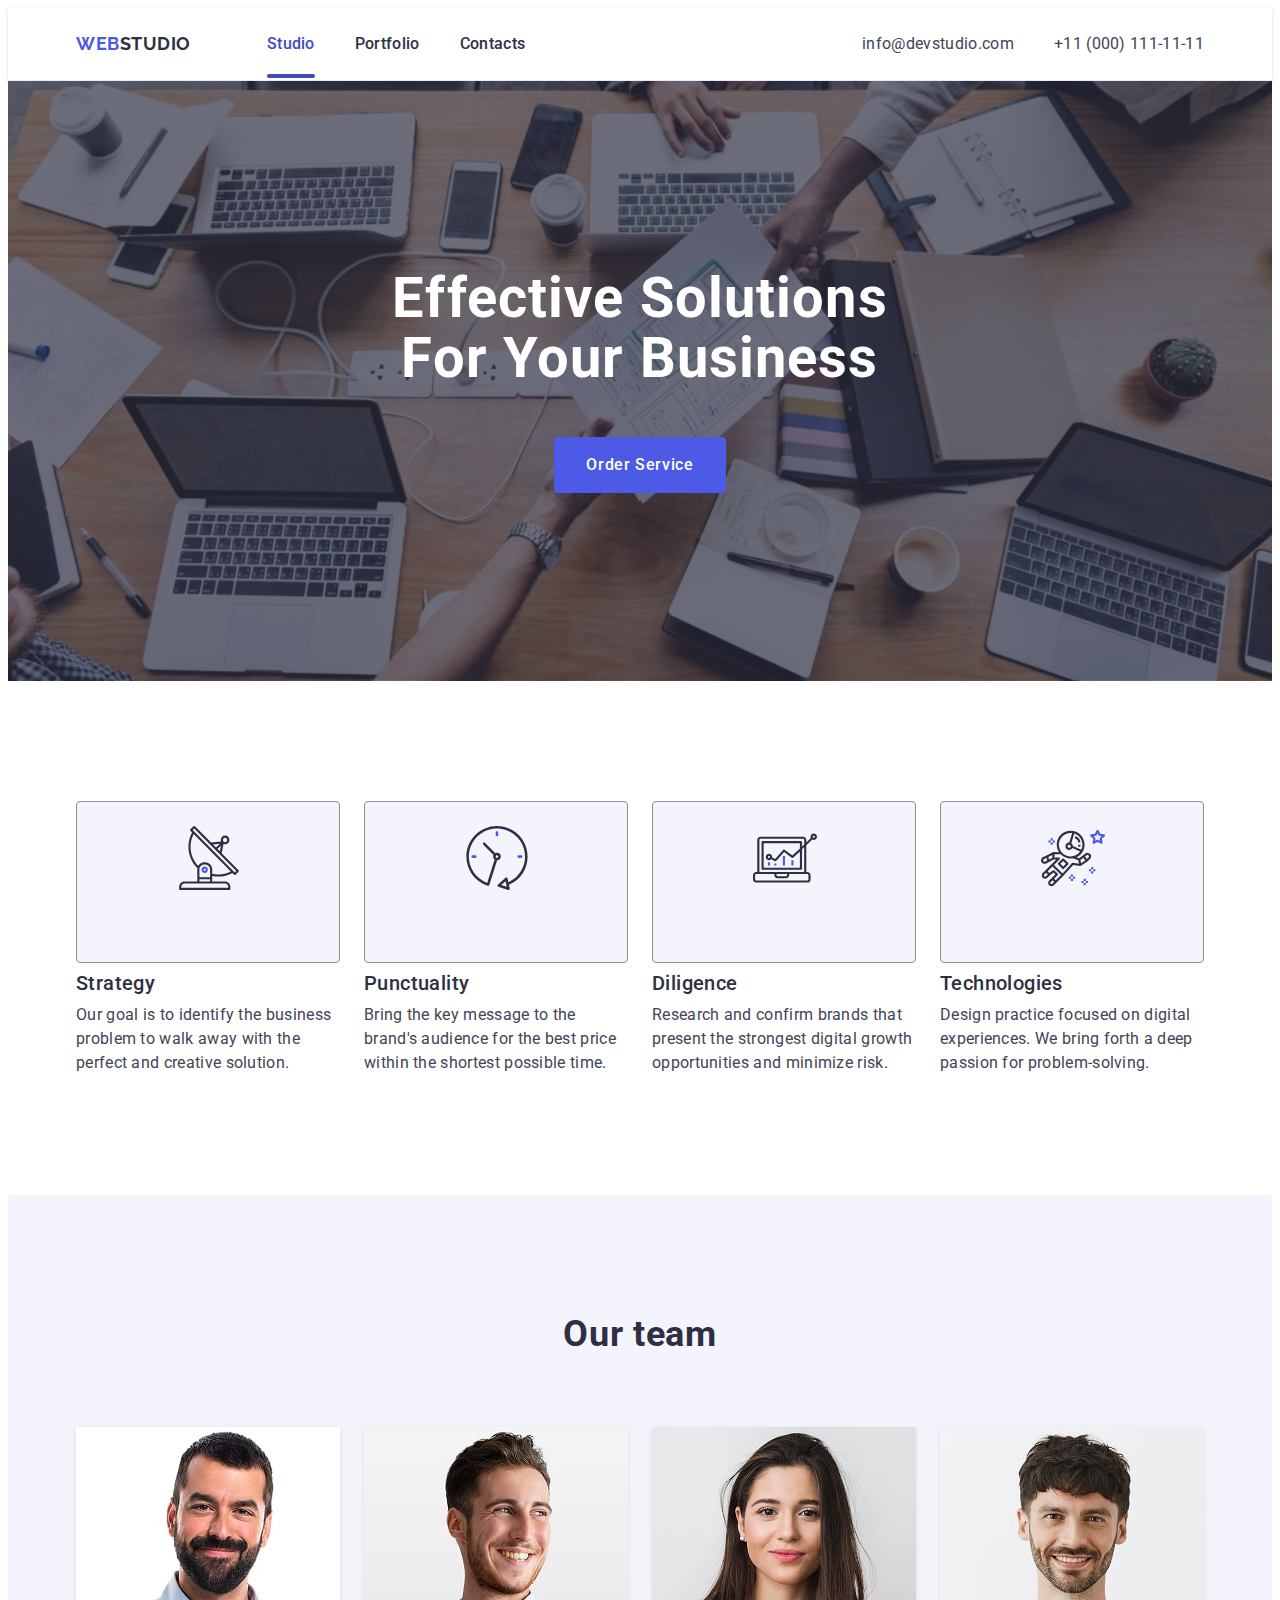
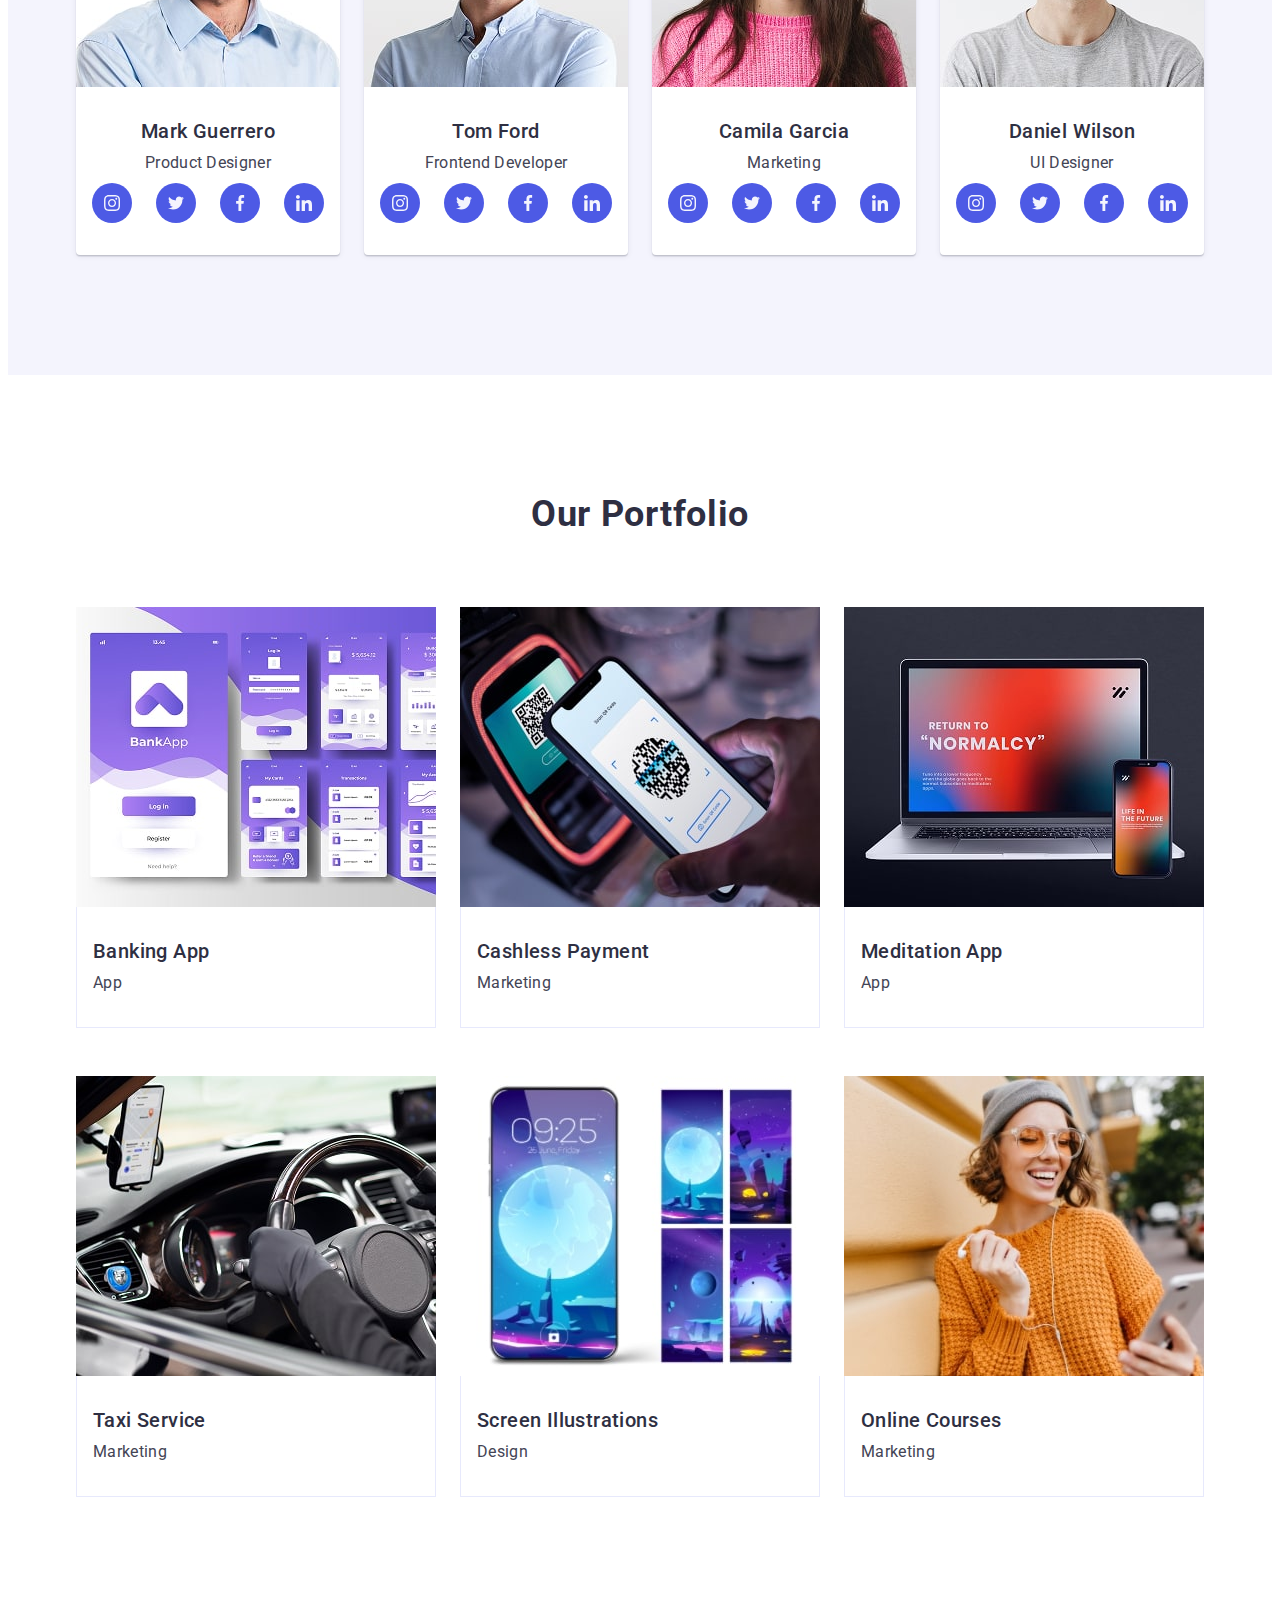
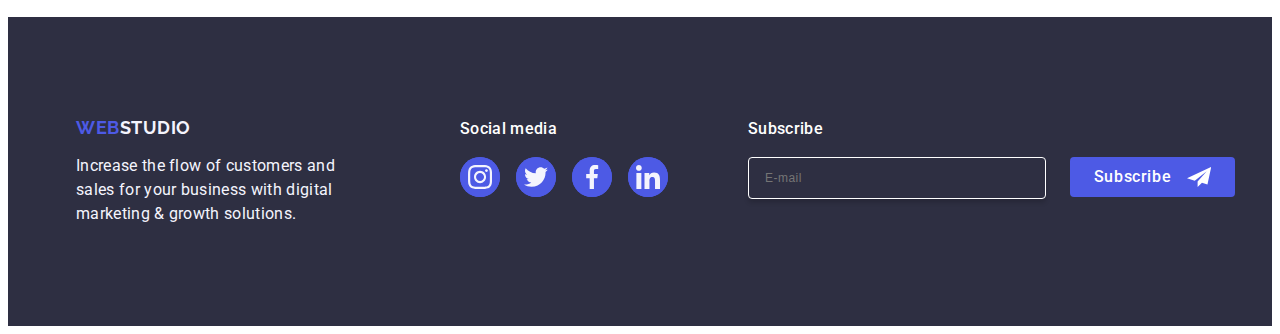
<file: index.html>
<!DOCTYPE html>
<html lang="en">
  <head>
    <meta charset="UTF-8" />
    <meta name="viewport" content="width=device-width, initial-scale=1.0" />
    <title>WebStudio</title>
    <link
      rel="stylesheet"
      href="https://cdnjs.cloudflare.com/ajax/libs/modern-normalize/3.0.1/modern-normalize.min.css"
      integrity="sha512-q6WgHqiHlKyOqslT/lgBgodhd03Wp4BEqKeW6nNtlOY4quzyG3VoQKFrieaCeSnuVseNKRGpGeDU3qPmabCANg=="
      crossorigin="anonymous"
      referrerpolicy="no-referrer"
    />
    <link rel="stylesheet" href="./css/styles.css" />
    <link rel="preconnect" href="https://fonts.googleapis.com" />
    <link rel="preconnect" href="https://fonts.gstatic.com" crossorigin />
    <link
      href="https://fonts.googleapis.com/css2?family=Montserrat:ital,wght@0,100..900;1,100..900&family=Raleway:ital,wght@0,700;1,700&family=Roboto:ital,wght@0,100;0,300;0,400;0,500;0,700;1,100;1,300&display=swap"
      rel="stylesheet"
    />
  </head>

  <body>
    <header class="header">
      <div class="container header-container">
        <nav class="navigation">
          <a class="logo" href="./index.html"
            >Web<span class="logo-accent">Studio</span></a
          >
          <ul class="nav-list">
            <li class="nav-item">
              <a class="navi-link underline" href="./index.html">Studio</a>
            </li>
            <li class="nav-item">
              <a class="navi-link" href="">Portfolio</a>
            </li>
            <li class="nav-item">
              <a class="navi-link" href="">Contacts</a>
            </li>
          </ul>
        </nav>
        <address class="adress">
          <ul class="adress-list">
            <li class="adress-item">
              <a class="address-link" href="mailto:info@devstudio.com"
                >info@devstudio.com</a
              >
            </li>
            <li class="adress-item">
              <a class="address-link" href="tel:+110001111111"
                >+11 (000) 111-11-11</a
              >
            </li>
          </ul>
        </address>
        <button class="burger-btn" type="button">
          <svg class="burger-icon" width="24" height="24">
            <use href="./images/icons.svg#icon-burger-menu"></use>
          </svg>
        </button>
      </div>

      <!-- mob menu -->

      <div class="mob-menu is-ope">
        <div class="container mob-menu-container">
          <button class="mob-button-close" type="button">
            <svg class="mob-icon-botton" width="8" height="8">
              <use href="./images/icons.svg#icon-close"></use>
            </svg>
          </button>
          <nav class="mob-menu-nav">
            <ul class="mob-menu-nav-list">
              <li class="mob-nav-item">
                <a class="mob-menu-nav-item choise-item" href="./index.html"
                  >Studio</a
                >
              </li>
              <li class="mob-nav-item">
                <a class="mob-menu-nav-item" href="">Portfolio</a>
              </li>
              <li class="mob-nav-item">
                <a class="mob-menu-nav-item" href="">Contacts</a>
              </li>
            </ul>
          </nav>
          <address class="mob-menu-adress">
            <ul class="mob-menu-adress-list">
              <li class="mob-adress-item">
                <a
                  class="mob-menu-adress-item choise-adress"
                  href="tel:+110001111111"
                  >+11 (000) 111-11-11
                </a>
              </li>
              <li class="mob-adress-item">
                <a class="mob-menu-adress-item" href="mailto:info@devstudio.com"
                  >info@devstudio.com</a
                >
              </li>
            </ul>
          </address>
          <div class="menu-container">
            <ul class="mob-menu-list-icon">
              <li class="mob-menu-item-icon">
                <a href="#" class="icon-menu">
                  <svg class="icon-social-menu" width="24" height="24">
                    <use href="./images/icons.svg#icon-instagram-2-min"></use>
                  </svg>
                </a>
              </li>
              <li class="mob-menu-item-icon">
                <a href="#" class="icon-menu">
                  <svg class="icon-social-menu" width="24" height="24">
                    <use href="./images/icons.svg#icon-twitter-1-min"></use>
                  </svg>
                </a>
              </li>
              <li class="mob-menu-item-icon">
                <a href="#" class="icon-menu">
                  <svg class="icon-social-menu" width="24" height="24">
                    <use href="./images/icons.svg#icon-facebook-1-min"></use>
                  </svg>
                </a>
              </li>
              <li class="mob-menu-item-icon">
                <a href="#" class="icon-menu">
                  <svg class="icon-social-menu" width="24" height="24">
                    <use href="./images/icons.svg#icon-linkedin-1-min"></use>
                  </svg>
                </a>
              </li>
            </ul>
          </div>
        </div>
      </div>
    </header>

    <main>
      <!-- Hero section -->
      <section class="section hero-section">
        <div class="container hero-container">
          <h1 class="hero-title">Effective Solutions for Your Business</h1>

          <button class="button hr-btn" type="button">Order service</button>
        </div>
      </section>

      <!-- section 2 -->
      <section class="adventages-section">
        <div class="container adventages-container">
          <h2 class="visually-hidden">Our Adventages</h2>
          <ul class="adventages-list">
            <li class="adventages-item">
              <div class="adventages-icon-cnt">
                <svg class="adventages-icon" width="64" height="64">
                  <use href="./images/icons.svg#icon-antenna-1-min"></use>
                </svg>
              </div>
              <h3 class="adventages">Strategy</h3>
              <p class="adventages-description">
                Our goal is to identify the business problem to walk away with
                the perfect and creative solution.
              </p>
            </li>
            <li class="adventages-item">
              <div class="adventages-icon-cnt">
                <svg class="adventages-icon" width="64" height="64">
                  <use href="./images/icons.svg#icon-clock-1-min"></use>
                </svg>
              </div>
              <h3 class="adventages">Punctuality</h3>
              <p class="adventages-description">
                Bring the key message to the brand's audience for the best price
                within the shortest possible time.
              </p>
            </li>
            <li class="adventages-item">
              <div class="adventages-icon-cnt">
                <svg class="adventages-icon" width="64" height="64">
                  <use href="./images/icons.svg#icon-diagram-1-min"></use>
                </svg>
              </div>
              <h3 class="adventages">Diligence</h3>
              <p class="adventages-description">
                Research and confirm brands that present the strongest digital
                growth opportunities and minimize risk.
              </p>
            </li>
            <li class="adventages-item">
              <div class="adventages-icon-cnt">
                <svg class="adventages-icon" width="64" height="64">
                  <use href="./images/icons.svg#icon-astronaut-1-min"></use>
                </svg>
              </div>
              <h3 class="adventages">Technologies</h3>
              <p class="adventages-description">
                Design practice focused on digital experiences. We bring forth a
                deep passion for problem-solving.
              </p>
            </li>
          </ul>
        </div>
      </section>

      <!-- section 3 team section-->
      <section class="section team-section">
        <div class="container team-container">
          <h2 class="team">Our team</h2>
          <ul class="team-list">
            <li class="photo">
              <img
                class="team-img"
                srcset="
                  ./images/team/team-1-min.jpg    1x,
                  ./images/team/team-1@2x-min.jpg 2x
                "
                src="./images/team/team-1-min.jpg 1x"
                alt="mark"
                width="264"
                height="260"
              />
              <div class="team-cnt">
                <h3 class="name">Mark Guerrero</h3>
                <p class="job">Product Designer</p>
                <ul class="team-icon-list">
                  <li class="team-icon-item">
                    <a href="#" class="icon">
                      <svg class="icon-social" width="16" height="16">
                        <use
                          href="./images/icons.svg#icon-instagram-2-min"
                        ></use>
                      </svg>
                    </a>
                  </li>
                  <li class="team-icon-item">
                    <a href="#" class="icon">
                      <svg class="icon-social" width="16" height="16">
                        <use href="./images/icons.svg#icon-twitter-1-min"></use>
                      </svg>
                    </a>
                  </li>
                  <li class="team-icon-item">
                    <a href="#" class="icon">
                      <svg class="icon-social" width="16" height="16">
                        <use
                          href="./images/icons.svg#icon-facebook-1-min"
                        ></use>
                      </svg>
                    </a>
                  </li>
                  <li class="team-icon-item">
                    <a href="#" class="icon">
                      <svg class="icon-social" width="16" height="16">
                        <use
                          href="./images/icons.svg#icon-linkedin-1-min"
                        ></use>
                      </svg>
                    </a>
                  </li>
                </ul>
              </div>
            </li>
            <li class="photo">
              <img
                class="team-img"
                srcset="
                  ./images/team/team-2-min.jpg    1x,
                  ./images/team/team-2@2x-min.jpg 2x
                "
                src="./images/team/team-2-min.jpg 1x"
                alt="tom"
                width="264"
                height="260"
              />
              <div class="team-cnt">
                <h3 class="name">Tom Ford</h3>
                <p class="job">Frontend Developer</p>

                <ul class="team-icon-list">
                  <li class="team-icon-item">
                    <a href="#" class="icon">
                      <svg class="icon-social">
                        <use
                          href="./images/icons.svg#icon-instagram-2-min"
                        ></use>
                      </svg>
                    </a>
                  </li>
                  <li class="team-icon-item">
                    <a href="#" class="icon">
                      <svg class="icon-social">
                        <use href="./images/icons.svg#icon-twitter-1-min"></use>
                      </svg>
                    </a>
                  </li>
                  <li class="team-icon-item">
                    <a href="#" class="icon">
                      <svg class="icon-social">
                        <use
                          href="./images/icons.svg#icon-facebook-1-min"
                        ></use>
                      </svg>
                    </a>
                  </li>
                  <li class="team-icon-item">
                    <a href="#" class="icon">
                      <svg class="icon-social">
                        <use
                          href="./images/icons.svg#icon-linkedin-1-min"
                        ></use>
                      </svg>
                    </a>
                  </li>
                </ul>
              </div>
            </li>
            <li class="photo">
              <img
                class="team-img"
                srcset="
                  ./images/team/team-3-min.jpg    1x,
                  ./images/team/team-3@2x-min.jpg 2x
                "
                src="./images/team/team-3-min.jpg 1x"
                alt="camila"
                width="264"
                height="260"
              />
              <div class="team-cnt">
                <h3 class="name">Camila Garcia</h3>
                <p class="job">Marketing</p>

                <ul class="team-icon-list">
                  <li class="team-icon-item">
                    <a href="#" class="icon">
                      <svg class="icon-social">
                        <use
                          href="./images/icons.svg#icon-instagram-2-min"
                        ></use>
                      </svg>
                    </a>
                  </li>
                  <li class="team-icon-item">
                    <a href="#" class="icon">
                      <svg class="icon-social">
                        <use href="./images/icons.svg#icon-twitter-1-min"></use>
                      </svg>
                    </a>
                  </li>
                  <li class="team-icon-item">
                    <a href="#" class="icon">
                      <svg class="icon-social">
                        <use
                          href="./images/icons.svg#icon-facebook-1-min"
                        ></use>
                      </svg>
                    </a>
                  </li>
                  <li class="team-icon-item">
                    <a href="#" class="icon">
                      <svg class="icon-social">
                        <use
                          href="./images/icons.svg#icon-linkedin-1-min"
                        ></use>
                      </svg>
                    </a>
                  </li>
                </ul>
              </div>
            </li>
            <li class="photo">
              <img
                class="team-img"
                srcset="
                  ./images/team/team-4-min.jpg    1x,
                  ./images/team/team-4@2x-min.jpg 2x
                "
                src="./images/team/team-4-min.jpg 1x"
                alt="daniel"
                width="264"
                height="260"
              />
              <div class="team-cnt">
                <h3 class="name">Daniel Wilson</h3>
                <p class="job">UI Designer</p>
                <ul class="team-icon-list">
                  <li class="team-icon-item">
                    <a href="#" class="icon">
                      <svg class="icon-social">
                        <use
                          href="./images/icons.svg#icon-instagram-2-min"
                        ></use>
                      </svg>
                    </a>
                  </li>
                  <li class="team-icon-item">
                    <a href="#" class="icon">
                      <svg class="icon-social">
                        <use href="./images/icons.svg#icon-twitter-1-min"></use>
                      </svg>
                    </a>
                  </li>
                  <li class="team-icon-item">
                    <a href="#" class="icon">
                      <svg class="icon-social">
                        <use
                          href="./images/icons.svg#icon-facebook-1-min"
                        ></use>
                      </svg>
                    </a>
                  </li>
                  <li class="team-icon-item">
                    <a href="#" class="icon">
                      <svg class="icon-social">
                        <use
                          href="./images/icons.svg#icon-linkedin-1-min"
                        ></use>
                      </svg>
                    </a>
                  </li>
                </ul>
              </div>
            </li>
          </ul>
        </div>
      </section>

      <!-- section 4  portfolio section-->
      <section class="section section-portfolio">
        <div class="container portfolio-container">
          <h2 class="portfolio">Our Portfolio</h2>
          <ul class="portfolio-list">
            <li class="portfolio-item">
              <div class="portfolio-item-wrapper">
                <picture>
                  <source
                    media="(min-width: 1158px)"
                    srcset="
                      ./images/portfolio/portfolio-desk-1-min.jpeg    1x,
                      ./images/portfolio/portfolio-desk-1@2x-min.jpeg 2x
                    "
                  />
                  <source
                    media="(min-width: 768px)"
                    srcset="
                      ./images/portfolio/portfolio-tab-1-min.jpeg    1x,
                      ./images/portfolio/portfolio-tab-1@2x-min.jpeg 2x
                    "
                  />
                  <source
                    media="(max-width: 767px)"
                    srcset="
                      ./images/portfolio/portfolio-mob-1-min.jpeg    1x,
                      ./images/portfolio/portfolio-mob-1@2x-min.jpeg 2x
                    "
                  />
                  <img
                    class="portfolio-img"
                    src="./images/portfolio/portfolio-desk-1-min.jpeg 1x"
                    alt="banking app"
                    width="360"
                    height="300"
                  />
                </picture>

                <p class="portfolio-text-wrapper">
                  14 Stylish and User-Friendly App Design Concepts · Task
                  Manager App · Calorie Tracker App · Exotic Fruit Ecommerce App
                  · Cloud Storage App
                </p>
              </div>
              <div class="portfolio-cnt">
                <h3 class="project-card">Banking App</h3>
                <p class="lovely-paragraf">App</p>
              </div>
            </li>
            <li class="portfolio-item">
              <div class="portfolio-item-wrapper">
                <picture>
                  <source
                    media="(min-width: 1158px)"
                    srcset="
                      ./images/portfolio/portfolio-desk-2-min.jpeg    1x,
                      ./images/portfolio/portfolio-desk-2@2x-min.jpeg 2x
                    "
                  />
                  <source
                    media="(min-width: 768px)"
                    srcset="
                      ./images/portfolio/portfolio-tab-2-min.jpeg    1x,
                      ./images/portfolio/portfolio-tab-2@2x-min.jpeg 2x
                    "
                  />
                  <source
                    media="(max-width: 767px)"
                    srcset="
                      ./images/portfolio/portfolio-mob-2-min.jpeg    1x,
                      ./images/portfolio/portfolio-mob-2@2x-min.jpeg 2x
                    "
                  />
                  <img
                    class="portfolio-img"
                    src="./images/portfolio/portfolio-desk-2-min.jpeg 1x"
                    alt="cashless payment"
                    width="360"
                    height="300"
                  />
                </picture>

                <p class="portfolio-text-wrapper">
                  14 Stylish and User-Friendly App Design Concepts · Task
                  Manager App · Calorie Tracker App · Exotic Fruit Ecommerce App
                  · Cloud Storage App
                </p>
              </div>
              <div class="portfolio-cnt">
                <h3 class="project-card">Cashless Payment</h3>
                <p class="lovely-paragraf">Marketing</p>
              </div>
            </li>
            <li class="portfolio-item">
              <div class="portfolio-item-wrapper">
                <picture>
                  <source
                    media="(min-width: 1158px)"
                    srcset="
                      ./images/portfolio/portfolio-desk-3-min.jpeg    1x,
                      ./images/portfolio/portfolio-desk-3@2x-min.jpeg 2x
                    "
                  />
                  <source
                    media="(min-width: 768px)"
                    srcset="
                      ./images/portfolio/portfolio-tab-3-min.jpeg    1x,
                      ./images/portfolio/portfolio-tab-3@2x-min.jpeg 2x
                    "
                  />
                  <source
                    media="(max-width: 767px)"
                    srcset="
                      ./images/portfolio/portfolio-mob-3-min.jpeg    1x,
                      ./images/portfolio/portfolio-mob-3@2x-min.jpeg 2x
                    "
                  />
                  <img
                    class="portfolio-img"
                    src="./images/portfolio/portfolio-desk-3-min.jpeg 1x"
                    alt="meditation app"
                    width="360"
                    height="300"
                  />
                </picture>

                <p class="portfolio-text-wrapper">
                  14 Stylish and User-Friendly App Design Concepts · Task
                  Manager App · Calorie Tracker App · Exotic Fruit Ecommerce App
                  · Cloud Storage App
                </p>
              </div>
              <div class="portfolio-cnt">
                <h3 class="project-card">Meditation App</h3>
                <p class="lovely-paragraf">App</p>
              </div>
            </li>
            <li class="portfolio-item">
              <div class="portfolio-item-wrapper">
                <picture>
                  <source
                    media="(min-width: 1158px)"
                    srcset="
                      ./images/portfolio/portfolio-desk-4-min.jpeg    1x,
                      ./images/portfolio/portfolio-desk-4@2x-min.jpeg 2x
                    "
                  />
                  <source
                    media="(min-width: 768px)"
                    srcset="
                      ./images/portfolio/portfolio-tab-4-min.jpeg    1x,
                      ./images/portfolio/portfolio-tab-4@2x-min.jpeg 2x
                    "
                  />
                  <source
                    media="(max-width: 767px)"
                    srcset="
                      ./images/portfolio/portfolio-mob-4-min.jpeg    1x,
                      ./images/portfolio/portfolio-mob-4@2x-min.jpeg 2x
                    "
                  />
                  <img
                    class="portfolio-img"
                    src="./images/portfolio/portfolio-desk-4-min.jpeg 1x"
                    alt="taxi service"
                    width="360"
                    height="300"
                  />
                </picture>

                <p class="portfolio-text-wrapper">
                  14 Stylish and User-Friendly App Design Concepts · Task
                  Manager App · Calorie Tracker App · Exotic Fruit Ecommerce App
                  · Cloud Storage App
                </p>
              </div>
              <div class="portfolio-cnt">
                <h3 class="project-card">Taxi Service</h3>
                <p class="lovely-paragraf">Marketing</p>
              </div>
            </li>
            <li class="portfolio-item">
              <div class="portfolio-item-wrapper">
                <picture>
                  <source
                    media="(min-width: 1158px)"
                    srcset="
                      ./images/portfolio/portfolio-desk-5-min.jpeg    1x,
                      ./images/portfolio/portfolio-desk-5@2x-min.jpeg 2x
                    "
                  />
                  <source
                    media="(min-width: 768px)"
                    srcset="
                      ./images/portfolio/portfolio-tab-5-min.jpeg    1x,
                      ./images/portfolio/portfolio-tab-5@2x-min.jpeg 2x
                    "
                  />
                  <source
                    media="(max-width: 767px)"
                    srcset="
                      ./images/portfolio/portfolio-mob-5-min.jpeg    1x,
                      ./images/portfolio/portfolio-mob-5@2x-min.jpeg 2x
                    "
                  />
                  <img
                    class="portfolio-img"
                    src=" ./images/portfolio/portfolio-desk-5-min.jpeg 1x"
                    alt="screen illustrations"
                    width="360"
                    height="300"
                  />
                </picture>

                <p class="portfolio-text-wrapper">
                  14 Stylish and User-Friendly App Design Concepts · Task
                  Manager App · Calorie Tracker App · Exotic Fruit Ecommerce App
                  · Cloud Storage App
                </p>
              </div>
              <div class="portfolio-cnt">
                <h3 class="project-card">Screen Illustrations</h3>
                <p class="lovely-paragraf">Design</p>
              </div>
            </li>
            <li class="portfolio-item">
              <div class="portfolio-item-wrapper">
                <picture>
                  <source
                    media="(min-width: 1158px)"
                    srcset="
                      ./images/portfolio/portfolio-desk-6-min.jpeg    1x,
                      ./images/portfolio/portfolio-desk-6@2x-min.jpeg 2x
                    "
                  />
                  <source
                    media="(min-width: 768px)"
                    srcset="
                      ./images/portfolio/portfolio-tab-6-min.jpeg    1x,
                      ./images/portfolio/portfolio-tab-6@2x-min.jpeg 2x
                    "
                  />
                  <source
                    media="(max-width: 767px)"
                    srcset="
                      ./images/portfolio/portfolio-mob-6-min.jpeg    1x,
                      ./images/portfolio/portfolio-mob-6@2x-min.jpeg 2x
                    "
                  />
                  <img
                    class="portfolio-img"
                    src="./images/portfolio/portfolio-desk-6-min.jpeg 1x"
                    alt="online courses"
                    width="360"
                    height="300"
                  />
                </picture>

                <p class="portfolio-text-wrapper">
                  14 Stylish and User-Friendly App Design Concepts · Task
                  Manager App · Calorie Tracker App · Exotic Fruit Ecommerce App
                  · Cloud Storage App
                </p>
              </div>
              <div class="portfolio-cnt">
                <h3 class="project-card">Online Courses</h3>
                <p class="lovely-paragraf">Marketing</p>
              </div>
            </li>
          </ul>
        </div>
      </section>
    </main>

    <!-- Footer -->
    <footer class="footer">
      <div class="container coneiner-logo">
        <div class="coneiner-logo-text">
          <a class="logo-light" href="./index.html"
            >Web<span class="addition-footer">Studio</span></a
          >
          <p class="footer-text">
            Increase the flow of customers and sales for your business with
            digital marketing & growth solutions.
          </p>
        </div>
        <div class="icons-container-ftr">
          <p class="social-media">Social media</p>
          <ul class="foter-list-icon">
            <li class="foter-item-icon">
              <a href="#" class="icon-footer">
                <svg class="icon-social-footer" width="24" height="24">
                  <use href="./images/icons.svg#icon-instagram-2-min"></use>
                </svg>
              </a>
            </li>
            <li class="foter-item-icon">
              <a href="#" class="icon-footer">
                <svg class="icon-social-footer" width="24" height="24">
                  <use href="./images/icons.svg#icon-twitter-1-min"></use>
                </svg>
              </a>
            </li>
            <li class="foter-item-icon">
              <a href="#" class="icon-footer">
                <svg class="icon-social-footer" width="24" height="24">
                  <use href="./images/icons.svg#icon-facebook-1-min"></use>
                </svg>
              </a>
            </li>
            <li class="foter-item-icon">
              <a href="#" class="icon-footer">
                <svg class="icon-social-footer" width="24" height="24">
                  <use href="./images/icons.svg#icon-linkedin-1-min"></use>
                </svg>
              </a>
            </li>
          </ul>
        </div>
        <div class="subscribe">
          <p class="subscribe-txt">Subscribe</p>
          <form class="subscribe-form">
            <label id="ftr-lbl" class="subscribe-lbl">
              <input
                type="email"
                name="ftr-email"
                id="ftr-email"
                placeholder="E-mail"
                class="footer-email"
              />
            </label>
            <button type="submit" id="ftr-button-subscribe" class="ftr-button">
              Subscribe
              <svg class="subscribe-icon" width="24" height="24">
                <use href="./images/icons.svg#icon-send"></use>
              </svg>
            </button>
          </form>
        </div>
      </div>
    </footer>

    <!-- Modal window -->
    <div class="backdrop is-ope">
      <div class="modal">
        <button class="modal-close" type="button">
          <svg class="icon-botton" width="8" height="8">
            <use href="./images/icons.svg#icon-close"></use>
          </svg>
        </button>
        <p class="modal-title">Leave your contacts and we will call you back</p>
        <form class="modal-form">
          <div class="modal-field">
            <label for="user-name" id="user-name-lbl" class="modal-label"
              >Name</label
            >
            <div class="input-wrap">
              <input
                type="text"
                class="modal-input"
                name="user-name"
                id="user-name"
              />
              <svg class="icon-modal" width="18" height="24">
                <use href="./images/icons.svg#icon-person"></use>
              </svg>
            </div>
          </div>

          <div class="modal-field">
            <label for="user-tel" id="user-tel-lbl" class="modal-label"
              >Phone</label
            >
            <div class="input-wrap">
              <input
                type="text"
                class="modal-input"
                name="user-tel"
                id="user-tel"
              />
              <svg class="icon-modal" width="18" height="24">
                <use href="./images/icons.svg#icon-phone"></use>
              </svg>
            </div>
          </div>

          <div class="modal-field">
            <label for="user-email" id="user-email-lbl" class="modal-label"
              >Email</label
            >
            <div class="input-wrap">
              <input
                type="text"
                class="modal-input"
                name="user-email"
                id="user-email"
              />
              <svg class="icon-modal" width="18" height="24">
                <use href="./images/icons.svg#icon-email"></use>
              </svg>
            </div>
          </div>

          <div class="modal-field modal-field-comment">
            <label for="user-comment" class="modal-label">Comment</label>
            <textarea
              name="user-comment"
              id="user-comment"
              class="modal-textarea"
              placeholder="Text input"
            ></textarea>
          </div>

          <div class="policy-checkbox">
            <input
              type="checkbox"
              name="user-privacy"
              id="user-privacy"
              class="policy visually-hidden"
              value="true"
            />
            <label
              id="policy"
              for="user-privacy"
              class="text-policy checkbox-conteiner"
              ><span class="policy-checkbox-wrap">
                <svg class="policy-icon" width="10" height="8">
                  <use href="./images/icons.svg#icon-check"></use>
                </svg>
              </span>
              I accept the terms and conditions of the
              <a class="accent-policy" href="">Privacy Policy</a>
            </label>
          </div>

          <button class="modal-botton" type="submit">Send</button>
        </form>
      </div>
    </div>
  </body>
</html>
</file>
<file: css/styles.css>
/*#region base */

/*#region */
body {
  font-family: "Roboto", sans-serif;
  background-color: #fff;
  color: #434455;
  font-weight: 400;
  font-size: 16px;
  line-height: 1.5;
  letter-spacing: 0.02em;
  box-sizing: border-box;
}

button {
  font-family: inherit;
  letter-spacing: 0.04em;
}

h1,
h2,
h3,
h4,
h5,
h6,
p {
  list-style-type: none;
  margin: 0;
  padding: 0;
}

ul,
li {
  list-style-type: none;
  margin: 0;
  padding: 0;
}
img {
  display: block;
  max-width: 100%;
  height: auto;
}

a {
  text-decoration: none;
}
button {
  cursor: pointer;
}
h3 {
  color: #2e2f42;
  font-weight: 500;
  font-size: 20px;
  line-height: 1.2;
  letter-spacing: 0.02em;
}
.visually-hidden {
  position: absolute;
  width: 1px;
  height: 1px;
  margin: -1px;
  border: 0;
  padding: 0;
  white-space: nowrap;
  clip-path: inset(100%);
  clip: rect(0 0 0 0);
  overflow: hidden;
}

.container {
  max-width: 320px;
  margin: 0 auto;
  padding: 0px 16px;
  box-sizing: border-box;
}
@media screen and (min-width: 768px) {
  .container {
    max-width: 768px;
  }
}
@media screen and (min-width: 1158px) {
  .container {
    max-width: 1158px;
    padding: 0 15px;
  }
}

/*#endregion base */

/*#region header */

.header {
  border-bottom: 1px solid #e7e9fc;
  box-shadow: 0px 2px 1px rgba(46, 47, 66, 0.08),
    0px 1px 1px rgba(46, 47, 66, 0.16), 0px 1px 6px rgba(46, 47, 66, 0.08);
}
.header-container {
  display: flex;
  align-items: center;
  justify-content: space-between;
}
.navigation {
  display: flex;
  align-items: center;
}
.logo {
  color: #4d5ae5;
  font-family: "Raleway", sans-serif;
  font-weight: 700;
  font-size: 18px;
  line-height: 1.17;
  letter-spacing: 0.03em;
  text-transform: uppercase;
  padding: 16px 0;
  display: block;
}

.logo-accent {
  color: #2e2f42;
  letter-spacing: 0.03em;
}

.nav-list,
.adress {
  display: none;
}
.burger-btn {
  padding: 0;
  background-color: transparent;
  border: none;
}
.burger-icon {
  fill: #2f2f37;
  display: block;
}

@media screen and (min-width: 768px) {
  .burger-btn,
  .mob-menu {
    display: none;
  }
  .logo {
    padding: 24px 0;
    margin-right: 120px;
  }

  .nav-list {
    display: flex;
    align-items: center;
    gap: 40px;
  }

  .navi-link {
    color: #2e2f42;
    font-size: 16px;
    font-weight: 500;
    letter-spacing: 0.02em;
    padding: 24px 0;
    transition: color 250ms cubic-bezier(0.4, 0, 0.2, 1);
  }
  .underline {
    position: relative;
    color: #404bbf;
  }

  .underline::after {
    content: "";
    position: absolute;
    left: 0;
    bottom: -1px;
    border-radius: 2px;
    width: 100%;
    height: 4px;
    background-color: #404bbf;
  }
  .navi-link:hover,
  .navi-link:focus {
    color: #404bbf;
    opacity: 1;
    transition: color 250ms cubic-bezier(0.4, 0, 0.2, 1);
  }

  .adress {
    display: block;
    font-style: normal;
    gap: 12px;
  }

  .adress-list {
    display: flex;
    flex-direction: column;
  }

  .address-link {
    font-size: 12px;
    line-height: 1.17;
    letter-spacing: 0.04em;
    color: #434455;
    transition-property: color;
    transition-duration: 250ms;
    transition-timing-function: cubic-bezier(0.4, 0, 0.2, 1);
  }
  .address-link:hover,
  .address-link:focus {
    color: #404bbf;
    font-style: normal;
  }
}

@media screen and (min-width: 1158px) {
  .container {
    max-width: 1158px;
    padding: 0 15px;
  }
  .logo {
    margin-right: 76px;
  }

  .navi-link {
    font-size: 16px;
    font-weight: 500;
  }
  .adress {
    padding: 24px 0;
  }
  .adress-list {
    display: flex;
    flex-direction: row;
    gap: 40px;
    align-items: center;
  }
  .address-link {
    font-size: 16px;
    line-height: 1.5;
    letter-spacing: 0.02em;
  }
}
/* mobile menu */

.mob-menu {
  position: fixed;
  left: 0;
  top: 0;
  width: 100%;
  height: 100%;
  background-color: #fff;
  opacity: 0;
  visibility: hidden;
  pointer-events: none;
  transition: opacity 250ms cubic-bezier(0.4, 0, 0.2, 1),
    visibility 250ms cubic-bezier(0.4, 0, 0.2, 1);
}
.mob-menu.is-open {
  opacity: 1;
  visibility: visible;
  pointer-events: auto;
}

.mob-menu-container {
  position: relative;
  padding-top: 72px;
  padding-bottom: 40px;
  display: flex;
  flex-direction: column;
  height: 100%;
}
.mob-button-close {
  position: absolute;
  top: 24px;
  right: 24px;

  border-radius: 50%;
  border: 1px solid rgba(0, 0, 0, 0.1);
  width: 24px;
  height: 24px;
  padding: 0;
  cursor: pointer;
  display: flex;
  justify-content: center;
  align-items: center;
  background-color: transparent;
  transition: border 250ms cubic-bezier(0.4, 0, 0.2, 1),
    background-color 250ms cubic-bezier(0.4, 0, 0.2, 1);
}
.mob-icon-botton {
  fill: #2e2f42;
  transition: fill 250ms cubic-bezier(0.4, 0, 0.2, 1);
}
.mob-button-close:hover,
.mob-button-close:focus {
  background-color: #404bbf;
  border: none;
}
.mob-icon-botton:hover,
.mob-icon-botton:focus {
  fill: #ffffff;
}

.mob-button-close:hover .mob-icon-botton,
.mob-button-closee:focus .mob-icon-botton {
  fill: #ffffff;
}

.mob-menu-nav {
  margin-bottom: auto;
}
.mob-menu-nav-list {
}
.mob-nav-item {
  margin-bottom: 40px;
}
.mob-menu-nav-item {
  cursor: pointer;
  font-weight: 700;
  font-size: 36px;
  line-height: 1.11;
  letter-spacing: 0.02em;
  text-transform: capitalize;
  color: #2e2f42;

  transition: color 250ms cubic-bezier(0.4, 0, 0.2, 1);
}
.mob-menu-nav-item:hover,
.mob-menu-nav-item:focus {
  color: #404bbf;
  transition: color 250ms cubic-bezier(0.4, 0, 0.2, 1);
}
.choise-item {
  color: #404bbf;
}
.choise-adress {
  color: #404bbf;
}
.mob-menu-adress {
  font-style: normal;
}
.mob-menu-adress-list {
  display: flex;
  flex-direction: column;
  gap: 24px;
  margin-bottom: 48px;
}

.mob-menu-adress-item {
  cursor: pointer;
  font-weight: 500;
  font-size: 20px;
  line-height: 1.2;
  letter-spacing: 0.02em;
  color: #434455;
  transition-property: color;
  transition-duration: 250ms;
  transition-timing-function: cubic-bezier(0.4, 0, 0.2, 1);
}
.mob-menu-adress-item:hover,
.mob-menu-adress-item:focus {
  color: #404bbf;
}
.choise-adress {
  color: #404bbf;
}
.mob-menu-list-icon {
  display: flex;
  justify-content: center;
  align-items: center;
  gap: 40px;
}
.mob-menu-item-icon {
  display: flex;
  justify-content: center;
  align-items: center;
  width: 40px;
  height: 40px;
  border-radius: 50%;
  background-color: #4d5ae5;
}
.icon-menu {
  display: flex;
  justify-content: center;
  align-items: center;
  width: 100%;
  height: 100%;
  border-radius: 50%;
  background-color: #4d5ae5;
  transition: background-color 250ms cubic-bezier(0.4, 0, 0.2, 1);
}
.icon-social-menu {
  width: 24px;
  height: 24px;
  fill: #f4f4fd;
}

/* #endregion */

/*#region hero */
/*----------Hero section ----------*/

.hero-section {
  background-color: #2e2f42;
  background-image: linear-gradient(
      rgba(46, 47, 66, 0.7),
      rgba(46, 47, 66, 0.7)
    ),
    url(../images/hero/people-office-mob-min.jpeg);
  background-repeat: no-repeat;
  background-size: cover;
  background-position: center;
  margin: 0 auto;
  width: 100%;
  max-width: 320px;
  padding: 72px 0;
}

@media (min-resolution: 192dpi), (min-resolution: 2x) {
  .hero-section {
    background-image: linear-gradient(
        rgba(46, 47, 66, 0.7),
        rgba(46, 47, 66, 0.7)
      ),
      url(../images/hero/people-office-mob@2x-min.jpeg);
  }
}

.hero-title {
  font-weight: 700;
  font-size: 36px;
  line-height: 1.11;
  letter-spacing: 0.02em;
  text-transform: capitalize;
  text-align: center;
  color: #fff;
  line-height: 1.07;
  max-width: 216px;
  margin: 0 auto;
}

/* Button */

.button {
  display: block;
  background-color: #4d5ae5;
  font-size: 16px;
  font-weight: 500;
  line-height: 1.5;
  color: #fff;

  text-transform: capitalize;
  letter-spacing: 0.04em;
  border: none;
  min-width: 169px;
  height: 56px;
  margin-top: 72px;
  border-radius: 4px;
  padding: 16px 32px;
  margin-right: auto;
  margin-left: auto;

  transition-property: background-color;
  transition-duration: 250ms;
  transition-timing-function: cubic-bezier(0.4, 0, 0.2, 1);
}
.button:hover,
.button:focus {
  background-color: #404bbf;
  letter-spacing: 0.04em;
}
@media screen and (min-width: 768px) {
  .hero-section {
    background-image: linear-gradient(
        rgba(46, 47, 66, 0.7),
        rgba(46, 47, 66, 0.7)
      ),
      url(../images/hero/people-office-tab-min.jpeg);
    max-width: 768px;
    padding: 112px 0;
  }
  @media (min-resolution: 192dpi), (min-resolution: 2x) {
    .hero-section {
      background-image: linear-gradient(
          rgba(46, 47, 66, 0.7),
          rgba(46, 47, 66, 0.7)
        ),
        url(../images/hero/people-office-tab@2x-min.jpeg);
    }
  }
  .hero-title {
    font-size: 56px;
    line-height: 1.07;
    max-width: 496px;
  }
  .button {
    margin-top: 36px;
  }
}

@media screen and (min-width: 1158px) {
  .hero-section {
    background-image: linear-gradient(
        rgba(46, 47, 66, 0.7),
        rgba(46, 47, 66, 0.7)
      ),
      url(../images/hero/people-office-desk-min.jpeg);
    padding: 188px 0;
    max-width: 1440px;
  }
  @media (min-resolution: 192dpi), (min-resolution: 2x) {
    .hero-section {
      background-image: linear-gradient(
          rgba(46, 47, 66, 0.7),
          rgba(46, 47, 66, 0.7)
        ),
        url(../images/hero/people-office-desk@2x-min.jpeg);
    }
  }
  .button {
    margin-top: 48px;
  }
}

/*#endregion hero */

/*#region advantages */
.adventages-section {
  padding: 96px 0;
}

.adventages-list {
  display: flex;
  flex-wrap: wrap;
  gap: 72px;
}

.adventages-icon-cnt {
  background-color: #f4f4fd;
  display: flex;
  justify-content: center;
  align-items: center;
  padding: 24px 100px;
  border: 1px solid #8e8f99;
  border-radius: 4px;
  margin-bottom: 8px;
  height: 112px;

  display: none;
}
.adventages-icon {
  min-width: 64px;
}

.adventages {
  color: #2e2f42;
  font-weight: 700;
  font-size: 36px;
  line-height: 1.11;
  margin-bottom: 8px;
  text-align: center;
  text-transform: capitalize;
}
.adventages-description {
  line-height: 1.5;
  letter-spacing: 0.0195em;
}

@media screen and (min-width: 768px) {
  .adventages-list {
    display: flex;
    flex-wrap: wrap;
    gap: 72px 24px;
  }
  .adventages-item {
    width: calc((100% - 24px) / 2);
  }
  .adventages {
    text-align: justify;
  }
}

@media screen and (min-width: 1158px) {
  .adventages-section {
    padding: 120px 0;
  }
  .adventages-list {
    gap: 24px;
  }

  .adventages-icon-cnt {
    display: block;
  }

  .adventages-item {
    width: calc((100% - (3 * 24px)) / 4);
  }
  .adventages-icon {
    min-width: 64px;
  }
  .adventages {
    font-weight: 500;
    font-size: 20px;
    line-height: 1.2;
  }
}

/*#endregion advantages */

/*#region our team */
.team-section {
  background-color: #f4f4fd;
  padding-top: 96px;
  padding-bottom: 96px;
}
.team-container {
  text-align: center;
}
.team {
  font-weight: 700;
  font-size: 36px;
  line-height: 1.11;
  color: #2e2f42;
  letter-spacing: 0.02em;
  margin-bottom: 72px;
}
.team-list {
  display: flex;
  flex-wrap: wrap;
  justify-content: center;
  gap: 72px 24px;
  /* padding: 0 12px; */
}
.photo {
  max-width: 264px;
  box-shadow: 0px 1px 6px rgba(46, 47, 66, 0.08),
    0px 1px 1px rgba(46, 47, 66, 0.16), 0px 2px 1px rgba(46, 47, 66, 0.08);

  background-color: #fff;
  border-radius: 0 0 4px 4px;
}

.team-cnt {
  text-align: center;
  padding: 32px 16px;
  max-width: 264px;
}
.name {
  font-weight: 500;
  font-size: 20px;
  line-height: 1.2;
  letter-spacing: 0.02em;
  margin-bottom: 8px;
}
.team-icon-list {
  display: flex;
  justify-content: center;
  align-items: center;
  gap: 24px;
  margin-top: 8px;
}
.team-icon-item {
  width: 40px;
  height: 40px;
  gap: 24px;
  border-radius: 50%;
}
.icon {
  display: flex;
  justify-content: center;
  align-items: center;
  width: 40px;
  height: 40px;
  border-radius: 50%;
  background-color: #4d5ae5;
  transition: background-color 250ms cubic-bezier(0.4, 0, 0.2, 1);
}
.icon:hover,
.icon:active,
.icon:focus {
  background-color: #404bbf;
}
.icon-social {
  width: 16px;
  height: 16px;
  fill: #f4f4fd;
}
@media screen and (max-width: 767px) {
  .team-list {
    flex-direction: column;
    align-items: center;
  }
}

@media screen and (min-width: 768px) and (max-width: 1157px) {
  .team-container {
    text-align: center;
    align-items: center;
  }

  .team-list {
    display: flex;
    flex-wrap: wrap;
    justify-content: center;
  }
  .photo {
    width: calc((100% - 24px) / 2);
    width: 100%;
  }
}
@media screen and (min-width: 1158px) {
  .team-section {
    padding-top: 120px;
    padding-bottom: 120px;
  }
  .team-list {
    display: flex;
    flex-wrap: nowrap;
    justify-content: center;
    gap: 24px;
  }
  .photo {
    width: calc((100% - 72px) / 4);
    width: 100%;
  }
}

/*#endregion our team */

/*#region Portfolio */
.section-portfolio {
  text-transform: capitalize;
  letter-spacing: 0.02em;
  padding: 96px 0;
}
.portfolio {
  text-align: center;
  font-weight: 700;
  font-size: 36px;
  line-height: 1.11;
  color: #2e2f42;
  letter-spacing: 0.02em;
  margin-bottom: 72px;
}
.portfolio-list {
  display: flex;
  flex-wrap: wrap;
  gap: 48px;
}
.portfolio-item {
  transition: box-shadow 250ms cubic-bezier(0.4, 0, 0.2, 1);
}
.portfolio-item:hover {
  box-shadow: 0px 1px 6px rgba(46, 47, 66, 0.08),
    0px 1px 1px rgba(46, 47, 66, 0.16), 0px 2px 1px rgba(46, 47, 66, 0.08);
}
.portfolio-item:hover .portfolio-text-wrapper {
  transform: translateY(0);
}
.portfolio-item-wrapper {
  cursor: pointer;
  position: relative;
  overflow: hidden;
  transition: box-shadow 250ms cubic-bezier(0.4, 0, 0.2, 1);
}

.portfolio-cnt {
  cursor: pointer;
  border-bottom: 1px solid #e7e9fc;
  border-left: 1px solid #e7e9fc;
  border-right: 1px solid #e7e9fc;
  padding: 32px 16px;
}
.portfolio-img {
  border: none;
}

.portfolio-text-wrapper {
  position: absolute;
  top: 0;
  padding: 40px 32px;
  color: #f4f4fd;
  background-color: #4d5ae5;
  width: 100%;
  height: 100%;
  transform: translateY(100%);
  transition: transform 250ms cubic-bezier(0.4, 0, 0.2, 1);
  overflow: auto;
}
.project-card {
  font-weight: 500;
  font-size: 20px;
  line-height: 1.2;
  color: #2e2f42;
  letter-spacing: 0.02em;
  margin-bottom: 8px;
}
.lovely-paragraf {
  line-height: 1.5;
  letter-spacing: 0.02em;
  color: #434455;
}

.portfolio-list {
  background-color: #fff;
}

@media screen and (min-width: 768px) and (max-width: 1157px) {
  .portfolio-list {
    display: grid;
    grid-template-columns: repeat(2, 2fr);
    gap: 72px 24px;
  }
  .portfolio-item {
    width: calc((100% - 24px) / 2);
    width: 100%;
  }
}

@media screen and (min-width: 1158px) {
  .section-portfolio {
    padding: 120px 0;
  }
  .portfolio-list {
    gap: 48px 24px;
  }
  .portfolio-item {
    width: calc((100% - 48px) / 3);
  }
}

/*#endregion Portfolio */

/*#region footer */

.footer {
  background-color: #2e2f42;
  padding: 96px 0;
}
.coneiner-logo {
  display: block;
  width: 100%;
}
.coneiner-logo-text {
  margin-bottom: 72px;
}
.logo-light {
  color: #4d5ae5;
  font-family: "Raleway", sans-serif;
  font-weight: 700;
  font-size: 18px;
  line-height: 1.17;
  letter-spacing: 0.03em;
  text-transform: uppercase;
  display: flex;
  justify-content: center;
  margin: 0 auto;
  margin-bottom: 16px;
}

.addition-footer {
  color: #f4f4fd;
}

.footer-text {
  color: #f4f4fd;
  letter-spacing: 0.02em;
}

.social-media {
  font-weight: 500;
  font-size: 16px;
  line-height: 1.5;
  letter-spacing: 0.02em;
  color: #fff;
  margin-bottom: 16px;
  text-align: center;
}
.foter-list-icon {
  display: flex;
  justify-content: center;
  padding: 0 40px;
  gap: 16px;
}
.foter-item-icon {
  width: 40px;
  height: 40px;
  border-radius: 50%;
  background-color: #4d5ae5;
}

.icon-footer {
  display: flex;
  justify-content: center;
  align-items: center;
  width: 100%;
  height: 100%;
  border-radius: 50%;
  background-color: #4d5ae5;
  transition: background-color 250ms cubic-bezier(0.4, 0, 0.2, 1);
}
.icon-footer:hover,
.icon-footer:focus {
  background-color: #31d0aa;
}

.icon-social-footer {
  width: 24px;
  height: 24px;
  fill: #f4f4fd;
}

.subscribe {
  display: flex;
  flex-direction: column;
  gap: 16px;
  text-align: center;
  width: 100%;
  margin-top: 72px;
}
.subscribe-txt {
  font-size: 16px;
  font-weight: 500;
  line-height: 1.5;
  letter-spacing: 0.02em;
  color: #ffffff;
}
.subscribe-form {
  display: flex;
  flex-direction: column;
}

.footer-email {
  width: 100%;
  height: 40px;
  border: 1px solid rgb(255, 255, 255);
  border-radius: 4px;
  box-shadow: 0px 4px 4px 0px rgba(0, 0, 0, 0.15);
  background-color: transparent;
  padding: 0 16px;
  font-size: 12px;
  line-height: 2;
  letter-spacing: 0.04em;
  color: #ffffff;
}
.ftr-button {
  width: 165px;
  height: 40px;
  display: flex;
  align-items: center;
  justify-content: center;
  border-radius: 4px;
  background-color: #4d5ae5;
  color: #ffffff;
  border: none;
  font-size: 16px;
  font-weight: 500;
  line-height: 1.5;
  letter-spacing: 0.04em;
  margin: 0 auto;
  margin-top: 16px;

  transition-property: background-color;
  transition-duration: 250ms;
  transition-timing-function: cubic-bezier(0.4, 0, 0.2, 1);
}
.ftr-button:hover,
.ftr-button:focus {
  background-color: #404bbf;
}
.subscribe-icon {
  fill: #ffffff;
  margin-left: 16px;
}

@media screen and (min-width: 768px) {
  .coneiner-logo {
    display: flex;
    flex-wrap: wrap;
    padding: 0 92px;
  }
  .coneiner-logo-text {
    width: 264px;
    /* height: 112px; */
    margin-bottom: 0;
    margin-right: 24px;
  }

  .logo-light {
    display: block;
  }

  .social-media {
    display: inline-block;
  }
  .foter-list-icon {
    padding: 0;
  }
  .subscribe {
    text-align: start;
    margin-top: 72px;
  }
  .subscribe-form {
    display: flex;
    flex-direction: row;
    justify-content: start;
  }
  .subscribe-lbl {
    margin-right: 24px;
  }
  .footer-email {
    width: 264px;
    height: 40px;
  }
  .ftr-button {
    margin: 0;
  }
}

@media screen and (min-width: 1158px) {
  .footer {
    padding: 100px 0;
  }
  .coneiner-logo {
    padding: 0 15px;
    flex-wrap: nowrap;
    align-items: baseline;
  }
  .coneiner-logo-text {
    margin-right: 120px;
  }
  .footer-text {
    width: 264px;
  }

  .subscribe {
    padding-top: 0;
    margin-left: 80px;
    margin-top: 0;
  }
}

/*#endregion footer */

/*#endregion */

/*#region modal-window */

.backdrop {
  width: 100%;
  height: 100%;
  position: fixed;

  top: 0;
  left: 0;
  background-color: rgba(46, 47, 66, 0.4);

  opacity: 0;
  visibility: hidden;
  pointer-events: none;
  transition: opacity 250ms cubic-bezier(0.4, 0, 0.2, 1),
    visibility 250ms cubic-bezier(0.4, 0, 0.2, 1);
}
.backdrop.is-open {
  opacity: 1;
  visibility: visible;
  pointer-events: auto;
}
.modal {
  width: 288px;
  min-height: 623px;
  border-radius: 4px;
  box-shadow: 0 1px 1px 0 rgba(0, 0, 0, 0.14), 0 1px 3px 0 rgba(0, 0, 0, 0.12),
    0 2px 1px 0 rgba(0, 0, 0, 0.2);
  background-color: #fcfcfc;
  position: absolute;
  top: 50%;
  left: 50%;
  transform: translate(-50%, -50%);
  padding: 72px 16px 24px 16px;
  transition: transform 250ms cubic-bezier(0.4, 0, 0.2, 1);
}
.backdrop:not(.is-open) .modal {
  transform: translate(-50%, -50%) scale(1.8);
}

.modal-close {
  position: absolute;
  border-radius: 50%;
  background-color: #e7e9fc;
  border: 1px solid rgba(0, 0, 0, 0.1);
  width: 24px;
  height: 24px;
  top: 24px;
  right: 24px;
  padding: 0;
  cursor: pointer;
  display: flex;
  justify-content: center;
  align-items: center;
  transition: border 250ms cubic-bezier(0.4, 0, 0.2, 1),
    background-color 250ms cubic-bezier(0.4, 0, 0.2, 1);
}
.icon-botton {
  fill: #2e2f42;
  transition: fill 250ms cubic-bezier(0.4, 0, 0.2, 1);
}

.modal-close:hover,
.modal-close:focus {
  background-color: #404bbf;
  border: none;
}
.icon-botton:hover,
.icon-botton:focus {
  fill: #ffffff;
}

.modal-close:hover .icon-botton,
.modal-close:focus .icon-botton {
  fill: #ffffff;
}

.modal-title {
  font-size: 16px;
  margin-bottom: 16px;
  font-weight: 500;
  line-height: 1.5;
  letter-spacing: 0.02em;
  text-align: center;
  color: #2e2f42;
}

.modal-field {
  margin-bottom: 8px;
}
.modal-label {
  display: inline-block;
  margin-bottom: 4px;
  font-size: 12px;
  font-weight: 400;
  line-height: 1.17;
  letter-spacing: 0.04em;
  color: #8e8f99;
  display: block;
}
.input-wrap {
  position: relative;
  border-color: rgba(46, 47, 66, 0.4);
  transition: border-color 250ms cubic-bezier(0.4, 0, 0.2, 1);
}
.input-wrap :hover {
  border-color: #4d5ae5;
}

.modal-input {
  width: 100%;
  height: 40px;
  border-radius: 4px;
  border: 1px solid rgba(46, 47, 66, 0.4);
  outline: transparent;
  padding-left: 38px;
  background-color: transparent;
  transition: border-color 250ms cubic-bezier(0.4, 0, 0.2, 1);
}

.modal-input:focus {
  border-color: #4d5ae5;
}

.icon-modal {
  fill: #2e2f42;
  position: absolute;
  left: 16px;
  top: 50%;
  transform: translateY(-50%);
  transition: fill 250ms cubic-bezier(0.4, 0, 0.2, 1);
}

.modal-input:focus + .icon-modal {
  fill: #4d5ae5;
}

.modal-field-comment {
  margin-bottom: 16px;
  font-size: 12px;
  font-weight: 400;
  line-height: 1.17;
  letter-spacing: 0.04em;
  color: #8e8f99;
}
.modal-textarea {
  border: 1px solid rgba(46, 47, 66, 0.4);
  border-radius: 4px;
  width: 100%;
  height: 120px;
  padding: 8px 16px;
  outline: transparent;
  transition: border 250ms cubic-bezier(0.4, 0, 0.2, 1);
  resize: none;
  font-size: 12px;
  line-height: 1.17;
  letter-spacing: 0.04em;
  color: rgba(46, 47, 66, 0.4);
  transition: border-color 250ms cubic-bezier(0.4, 0, 0.2, 1);
  background-color: transparent;
}
.modal-textarea:hover,
.modal-textarea:focus {
  border: 1px solid #4d5ae5;
}
.modal-textarea::placeholder {
  font-weight: 400;
  font-size: 12px;
  line-height: 1, 17;
  letter-spacing: 0.04em;
  color: rgba(46, 47, 66, 0.4);
  margin-bottom: 16px;
}
.policy-checkbox {
  margin-bottom: 24px;
  cursor: pointer;
}

.text-policy {
  font-weight: 400;
  font-size: 12px;
  line-height: 1.17;
  letter-spacing: 0.04em;
  color: #8e8f99;
}
.checkbox-conteiner {
  display: flex;
  justify-content: center;
  align-items: center;
  margin-bottom: 8px;
}

.policy-checkbox-wrap {
  min-width: 16px;
  height: 16px;
  border-radius: 2px;
  border: 1px solid rgba(46, 47, 66, 0.4);

  display: inline-flex;
  align-items: center;
  justify-content: center;

  fill: transparent;
  margin-right: 8px;
  transition: background-color 250ms cubic-bezier(0.4, 0, 0.2, 1),
    border 250ms cubic-bezier(0.4, 0, 0.2, 1),
    fill 250ms cubic-bezier(0.4, 0, 0.2, 1);
}
.policy-icon {
  visibility: hidden;
  fill: white;
  transition: fill 250ms cubic-bezier(0.4, 0, 0.2, 1);
}

.accent-policy {
  line-height: 1.33;
  text-decoration: underline;
  text-decoration-skip-ink: none;
  color: #4d5ae5;
  display: contents;
}
.policy:checked + .text-policy span {
  background-color: #404bbf;
  border: none;
  fill: #f4f4fd;
}
.policy:checked + .text-policy .policy-icon {
  visibility: visible;
}
.modal-botton {
  display: block;
  margin: 0 auto;
  border-radius: 4px;
  padding: 16px 32px;
  min-width: 169px;
  height: 56px;
  font-weight: 500;
  font-size: 16px;
  line-height: 1.5;
  letter-spacing: 0.04em;
  text-align: center;
  color: #ffffff;
  border: none;
  cursor: pointer;
  box-shadow: 0 4px 4px 0 rgba(0, 0, 0, 0.15);
  border-color: transparent;
  background-color: #4d5ae5;
  transition: background-color 250ms cubic-bezier(0.4, 0, 0.2, 1);
}
.modal-botton:hover {
  background-color: #404bbf;
}
@media screen and (min-width: 768px) {
  .modal {
    width: 408px;
    min-height: 584px;
    padding: 72px 24px 24px 24px;
  }

  .checkbox-conteiner {
    display: flex;
    justify-content: flex-start;
  }
  .accent-policy {
    display: block;
    margin-left: 8px;
  }
}
/*#endregion modal-window*/
</file>
